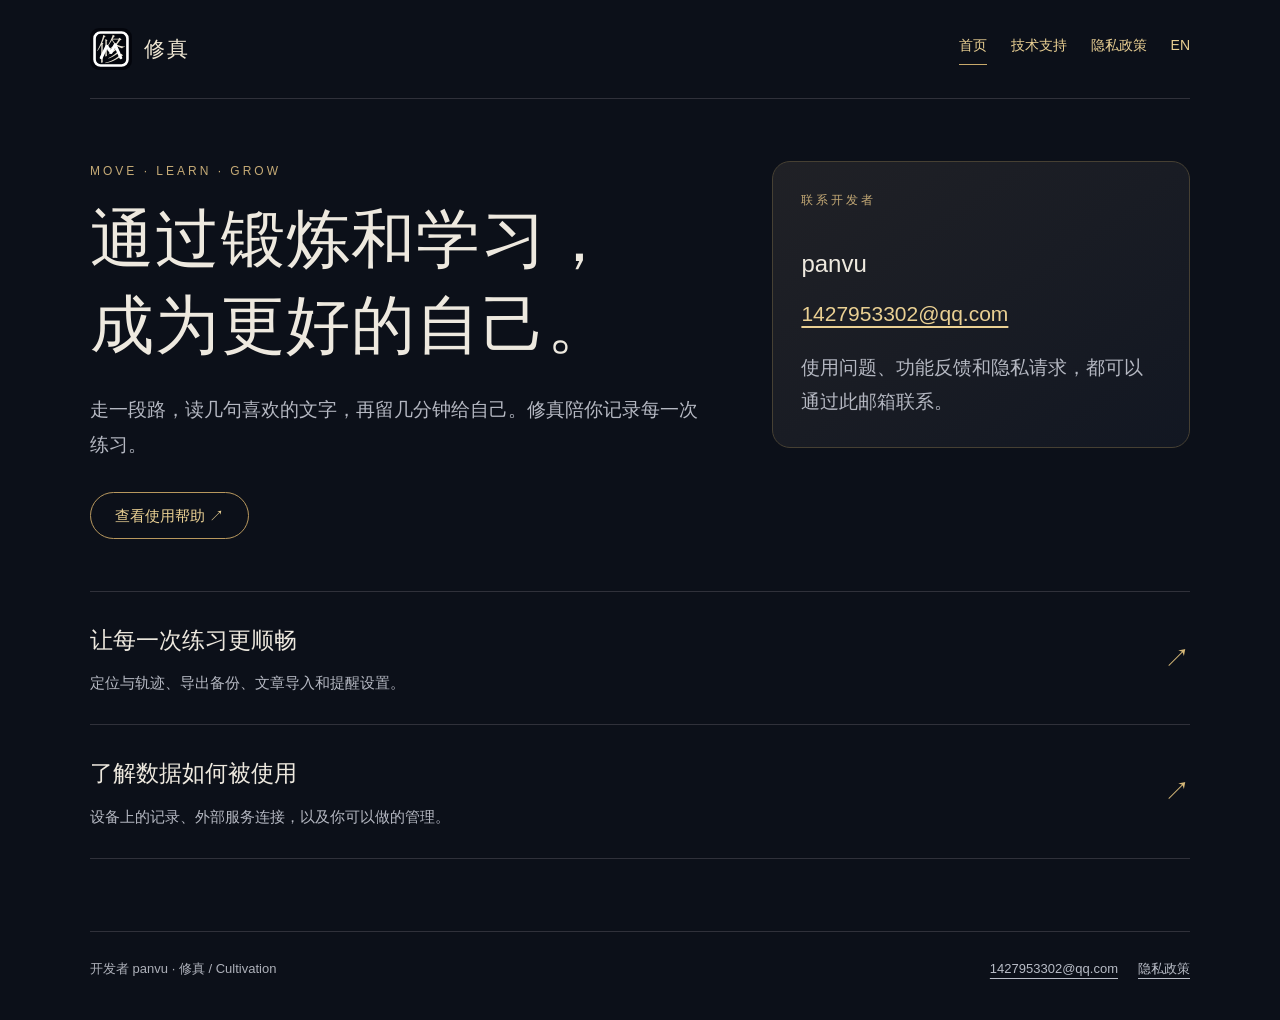
<file: index.html>
<!doctype html><html lang="zh-CN"><head><meta charset="utf-8"><meta name="viewport" content="width=device-width,initial-scale=1"><meta name="description" content="修真应用的技术支持、使用说明与隐私信息，由 panvu 提供。"><meta name="robots" content="noindex"><title>修真 · 支持与隐私</title><link rel="icon" href="logo.svg" type="image/svg+xml"><link rel="stylesheet" href="style.css"></head><body><header><a class="brand" href="index.html"><img src="logo.svg" width="42" height="42" alt=""><span>修真</span></a><nav aria-label="主导航"><a class="active" href="index.html">首页</a><a class="" href="support.html">技术支持</a><a class="" href="privacy.html">隐私政策</a><a href="index-en.html" lang="en">EN</a></nav></header><main><section class="hero"><div class="hero-copy"><div class="eyebrow">Move · Learn · Grow</div><h1>通过锻炼和学习，<br>成为更好的自己。</h1><p class="muted">走一段路，读几句喜欢的文字，再留几分钟给自己。修真陪你记录每一次练习。</p><a class="pill" href="support.html">查看使用帮助 ↗</a></div><aside class="contact"><div class="eyebrow">联系开发者</div><h2>panvu</h2><p class="email"><a href="mailto:1427953302@qq.com">1427953302@qq.com</a></p><p class="muted">使用问题、功能反馈和隐私请求，都可以通过此邮箱联系。</p></aside></section><section class="links" aria-label="帮助与说明"><a class="linkrow" href="support.html"><div><strong>让每一次练习更顺畅</strong><p>定位与轨迹、导出备份、文章导入和提醒设置。</p></div><span class="arrow" aria-hidden="true">↗</span></a><a class="linkrow" href="privacy.html"><div><strong>了解数据如何被使用</strong><p>设备上的记录、外部服务连接，以及你可以做的管理。</p></div><span class="arrow" aria-hidden="true">↗</span></a></section></main><footer><span>开发者 panvu · 修真 / Cultivation</span><div class="footer-links"><a href="mailto:1427953302@qq.com">1427953302@qq.com</a><a href="privacy.html">隐私政策</a></div></footer></body></html>
</file>
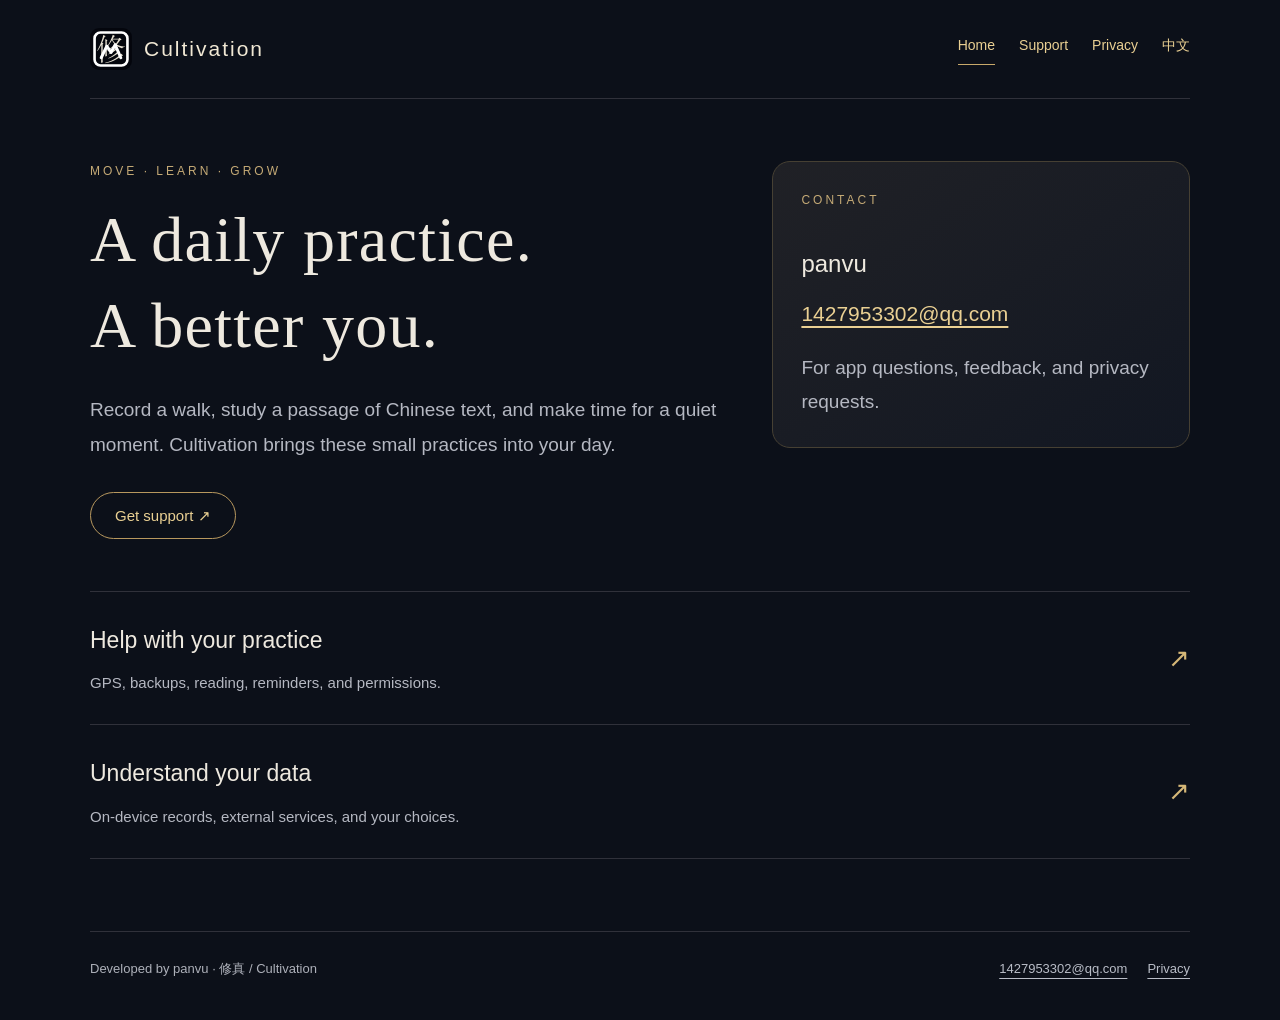
<file: index-en.html>
<!doctype html><html lang="en"><head><meta charset="utf-8"><meta name="viewport" content="width=device-width,initial-scale=1"><meta name="description" content="Official support and privacy information for Cultivation by panvu."><meta name="robots" content="noindex"><title>Cultivation — Support</title><link rel="icon" href="logo.svg" type="image/svg+xml"><link rel="stylesheet" href="style.css"></head><body><header><a class="brand" href="index-en.html"><img src="logo.svg" width="42" height="42" alt=""><span>Cultivation</span></a><nav aria-label="Main navigation"><a class="active" href="index-en.html">Home</a><a class="" href="support-en.html">Support</a><a class="" href="privacy-en.html">Privacy</a><a href="index.html" lang="zh-CN">中文</a></nav></header><main><section class="hero"><div class="hero-copy"><div class="eyebrow">Move · Learn · Grow</div><h1>A daily practice.<br>A better you.</h1><p class="muted">Record a walk, study a passage of Chinese text, and make time for a quiet moment. Cultivation brings these small practices into your day.</p><a class="pill" href="support-en.html">Get support ↗</a></div><aside class="contact"><div class="eyebrow">Contact</div><h2>panvu</h2><p class="email"><a href="mailto:1427953302@qq.com">1427953302@qq.com</a></p><p class="muted">For app questions, feedback, and privacy requests.</p></aside></section><section class="links" aria-label="Resources"><a class="linkrow" href="support-en.html"><div><strong>Help with your practice</strong><p>GPS, backups, reading, reminders, and permissions.</p></div><span class="arrow" aria-hidden="true">↗</span></a><a class="linkrow" href="privacy-en.html"><div><strong>Understand your data</strong><p>On-device records, external services, and your choices.</p></div><span class="arrow" aria-hidden="true">↗</span></a></section></main><footer><span>Developed by panvu · 修真 / Cultivation</span><div class="footer-links"><a href="mailto:1427953302@qq.com">1427953302@qq.com</a><a href="privacy-en.html">Privacy</a></div></footer></body></html>
</file>
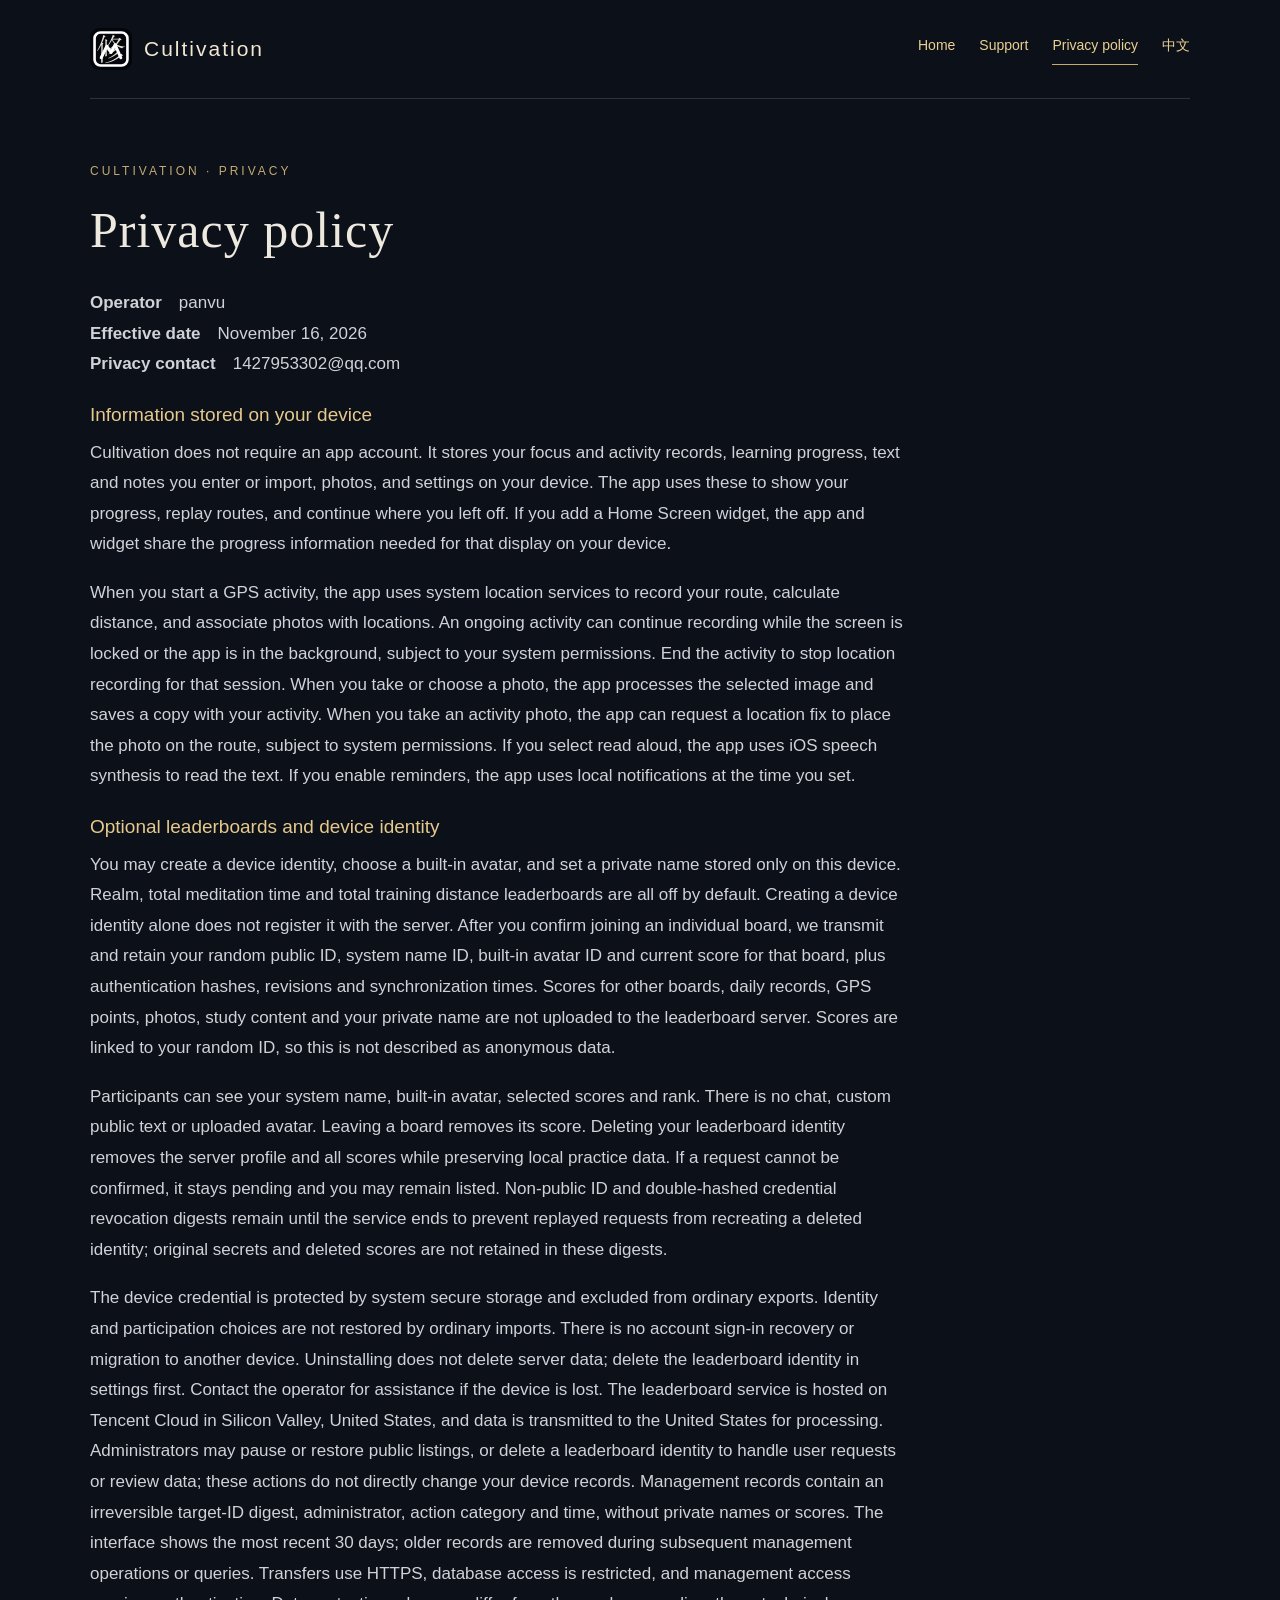
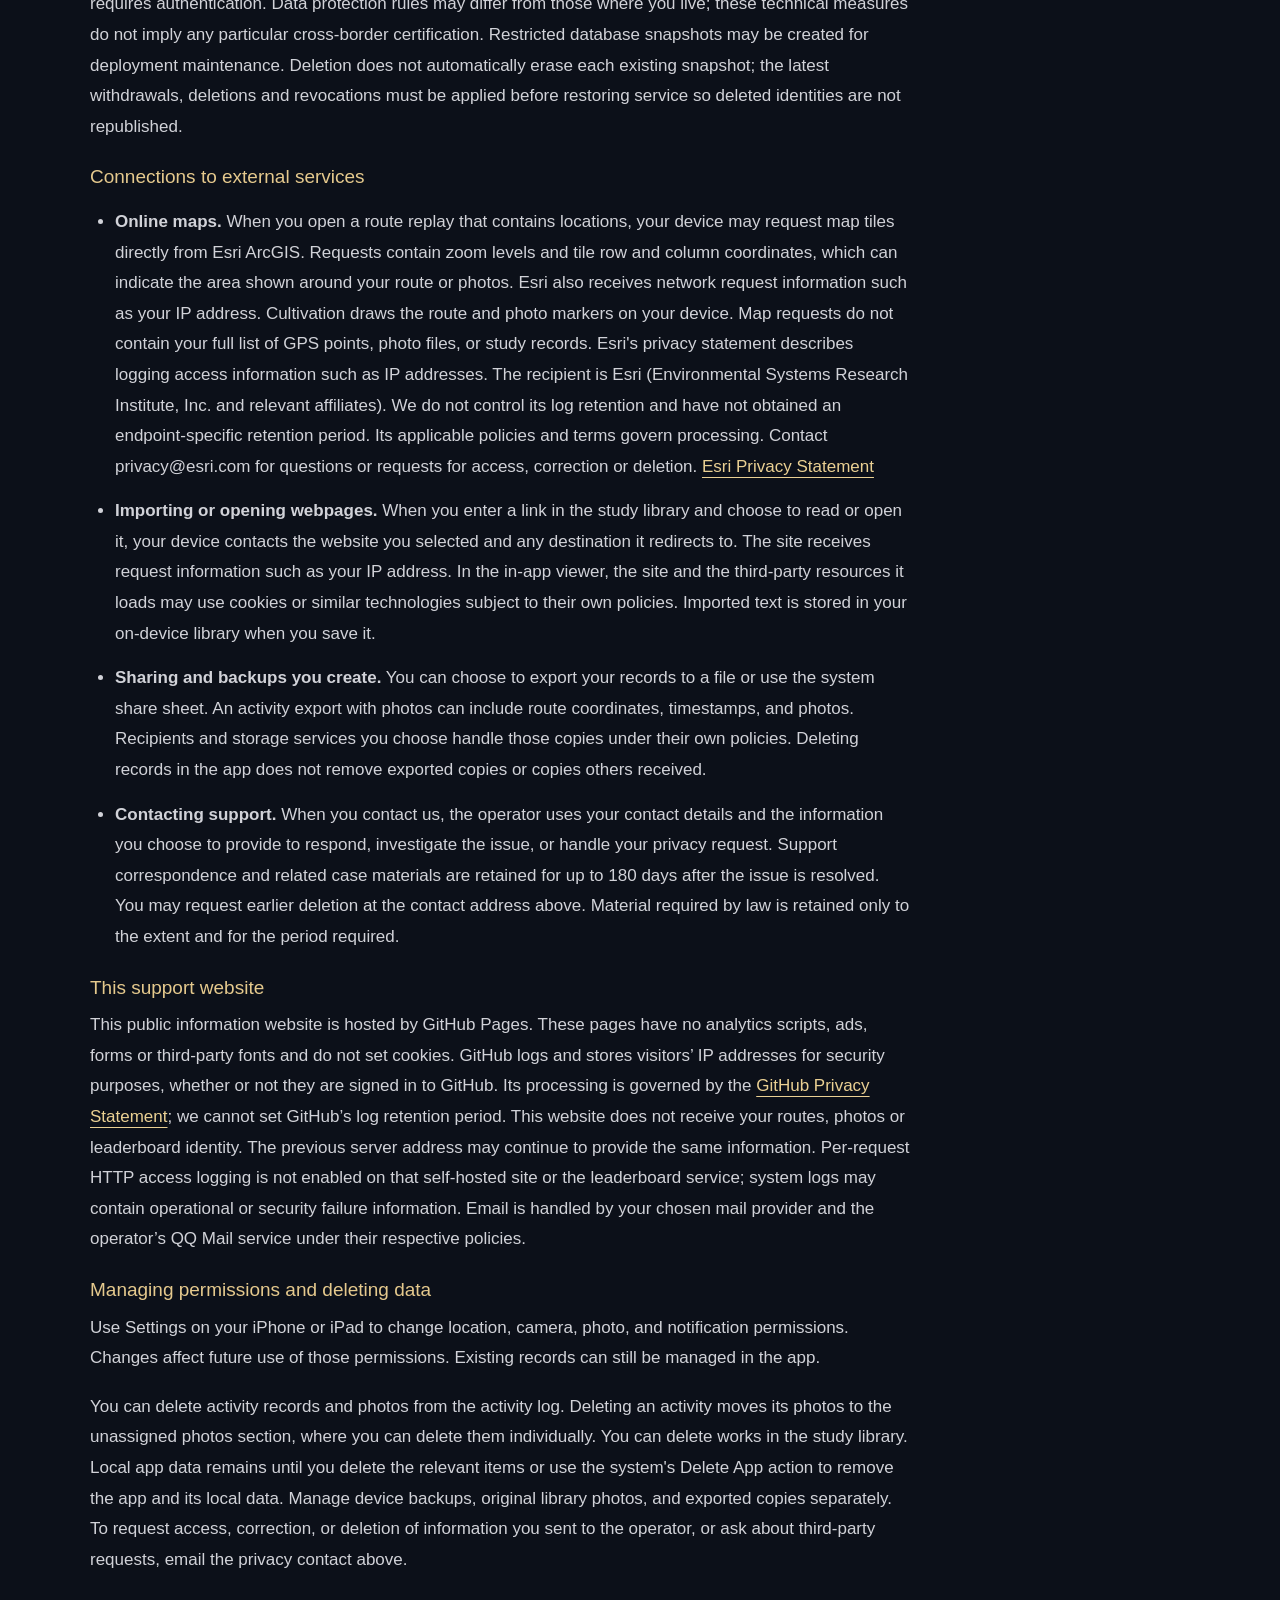
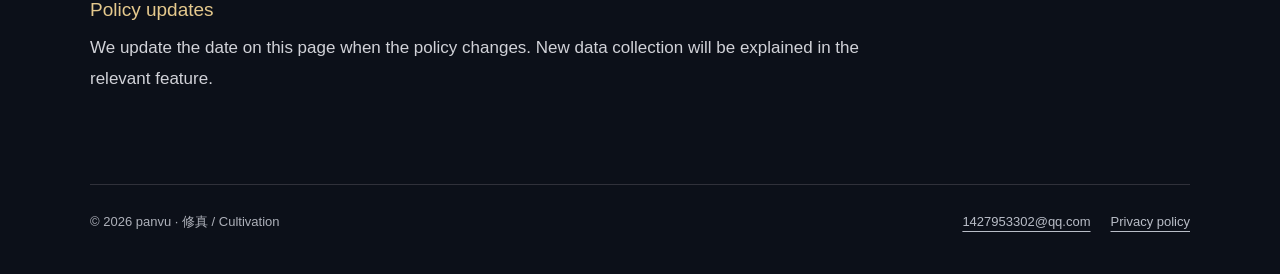
<file: privacy-en.html>
<!doctype html>
<html lang="en"><head><meta charset="utf-8"><meta name="viewport" content="width=device-width,initial-scale=1"><meta name="description" content="Privacy policy · Cultivation: Truer Self · panvu"><title>Privacy policy · Cultivation: Truer Self</title><link rel="icon" href="logo.svg" type="image/svg+xml"><link rel="stylesheet" href="style.css"></head><body>
<header><a class="brand" href="index-en.html"><img src="logo.svg" width="42" height="42" alt=""><span>Cultivation</span></a><nav aria-label="Main navigation"><a href="index-en.html">Home</a><a href="support-en.html">Support</a><a href="privacy-en.html" aria-current="page" class="active">Privacy policy</a><a href="privacy.html" lang="zh-CN">中文</a></nav></header>
<main><article class="article"><div class="eyebrow">CULTIVATION · PRIVACY</div><h1>Privacy policy</h1><p><strong>Operator</strong>　panvu<br />
<strong>Effective date</strong>　November 16, 2026<br />
<strong>Privacy contact</strong>　1427953302@qq.com</p>
<h3>Information stored on your device</h3>
<p>Cultivation does not require an app account. It stores your focus and activity records, learning progress, text and notes you enter or import, photos, and settings on your device. The app uses these to show your progress, replay routes, and continue where you left off. If you add a Home Screen widget, the app and widget share the progress information needed for that display on your device.</p>
<p>When you start a GPS activity, the app uses system location services to record your route, calculate distance, and associate photos with locations. An ongoing activity can continue recording while the screen is locked or the app is in the background, subject to your system permissions. End the activity to stop location recording for that session. When you take or choose a photo, the app processes the selected image and saves a copy with your activity. When you take an activity photo, the app can request a location fix to place the photo on the route, subject to system permissions. If you select read aloud, the app uses iOS speech synthesis to read the text. If you enable reminders, the app uses local notifications at the time you set.</p>
<h3>Optional leaderboards and device identity</h3>
<p>You may create a device identity, choose a built-in avatar, and set a private name stored only on this device. Realm, total meditation time and total training distance leaderboards are all off by default. Creating a device identity alone does not register it with the server. After you confirm joining an individual board, we transmit and retain your random public ID, system name ID, built-in avatar ID and current score for that board, plus authentication hashes, revisions and synchronization times. Scores for other boards, daily records, GPS points, photos, study content and your private name are not uploaded to the leaderboard server. Scores are linked to your random ID, so this is not described as anonymous data.</p>
<p>Participants can see your system name, built-in avatar, selected scores and rank. There is no chat, custom public text or uploaded avatar. Leaving a board removes its score. Deleting your leaderboard identity removes the server profile and all scores while preserving local practice data. If a request cannot be confirmed, it stays pending and you may remain listed. Non-public ID and double-hashed credential revocation digests remain until the service ends to prevent replayed requests from recreating a deleted identity; original secrets and deleted scores are not retained in these digests.</p>
<p>The device credential is protected by system secure storage and excluded from ordinary exports. Identity and participation choices are not restored by ordinary imports. There is no account sign-in recovery or migration to another device. Uninstalling does not delete server data; delete the leaderboard identity in settings first. Contact the operator for assistance if the device is lost. The leaderboard service is hosted on Tencent Cloud in Silicon Valley, United States, and data is transmitted to the United States for processing. Administrators may pause or restore public listings, or delete a leaderboard identity to handle user requests or review data; these actions do not directly change your device records. Management records contain an irreversible target-ID digest, administrator, action category and time, without private names or scores. The interface shows the most recent 30 days; older records are removed during subsequent management operations or queries. Transfers use HTTPS, database access is restricted, and management access requires authentication. Data protection rules may differ from those where you live; these technical measures do not imply any particular cross-border certification. Restricted database snapshots may be created for deployment maintenance. Deletion does not automatically erase each existing snapshot; the latest withdrawals, deletions and revocations must be applied before restoring service so deleted identities are not republished.</p>
<h3>Connections to external services</h3>
<ul>
<li><strong>Online maps.</strong> When you open a route replay that contains locations, your device may request map tiles directly from Esri ArcGIS. Requests contain zoom levels and tile row and column coordinates, which can indicate the area shown around your route or photos. Esri also receives network request information such as your IP address. Cultivation draws the route and photo markers on your device. Map requests do not contain your full list of GPS points, photo files, or study records. Esri's privacy statement describes logging access information such as IP addresses. The recipient is Esri (Environmental Systems Research Institute, Inc. and relevant affiliates). We do not control its log retention and have not obtained an endpoint-specific retention period. Its applicable policies and terms govern processing. Contact privacy@esri.com for questions or requests for access, correction or deletion. <a href="https://www.esri.com/en-us/privacy/privacy-statements/privacy-statement">Esri Privacy Statement</a></li>
<li><strong>Importing or opening webpages.</strong> When you enter a link in the study library and choose to read or open it, your device contacts the website you selected and any destination it redirects to. The site receives request information such as your IP address. In the in-app viewer, the site and the third-party resources it loads may use cookies or similar technologies subject to their own policies. Imported text is stored in your on-device library when you save it.</li>
<li><strong>Sharing and backups you create.</strong> You can choose to export your records to a file or use the system share sheet. An activity export with photos can include route coordinates, timestamps, and photos. Recipients and storage services you choose handle those copies under their own policies. Deleting records in the app does not remove exported copies or copies others received.</li>
<li><strong>Contacting support.</strong> When you contact us, the operator uses your contact details and the information you choose to provide to respond, investigate the issue, or handle your privacy request. Support correspondence and related case materials are retained for up to 180 days after the issue is resolved. You may request earlier deletion at the contact address above. Material required by law is retained only to the extent and for the period required.</li>
</ul>
<h3>This support website</h3>
<p>This public information website is hosted by GitHub Pages. These pages have no analytics scripts, ads, forms or third-party fonts and do not set cookies. GitHub logs and stores visitors’ IP addresses for security purposes, whether or not they are signed in to GitHub. Its processing is governed by the <a href="https://docs.github.com/en/site-policy/privacy-policies/github-general-privacy-statement">GitHub Privacy Statement</a>; we cannot set GitHub’s log retention period. This website does not receive your routes, photos or leaderboard identity. The previous server address may continue to provide the same information. Per-request HTTP access logging is not enabled on that self-hosted site or the leaderboard service; system logs may contain operational or security failure information. Email is handled by your chosen mail provider and the operator’s QQ Mail service under their respective policies.</p>
<h3>Managing permissions and deleting data</h3>
<p>Use Settings on your iPhone or iPad to change location, camera, photo, and notification permissions. Changes affect future use of those permissions. Existing records can still be managed in the app.</p>
<p>You can delete activity records and photos from the activity log. Deleting an activity moves its photos to the unassigned photos section, where you can delete them individually. You can delete works in the study library. Local app data remains until you delete the relevant items or use the system's Delete App action to remove the app and its local data. Manage device backups, original library photos, and exported copies separately. To request access, correction, or deletion of information you sent to the operator, or ask about third-party requests, email the privacy contact above.</p>
<h3>Policy updates</h3>
<p>We update the date on this page when the policy changes. New data collection will be explained in the relevant feature.</p></article></main>
<footer><span>© 2026 panvu · 修真 / Cultivation</span><div class="footer-links"><a href="mailto:1427953302@qq.com">1427953302@qq.com</a><a href="privacy-en.html">Privacy policy</a></div></footer></body></html>
</file>
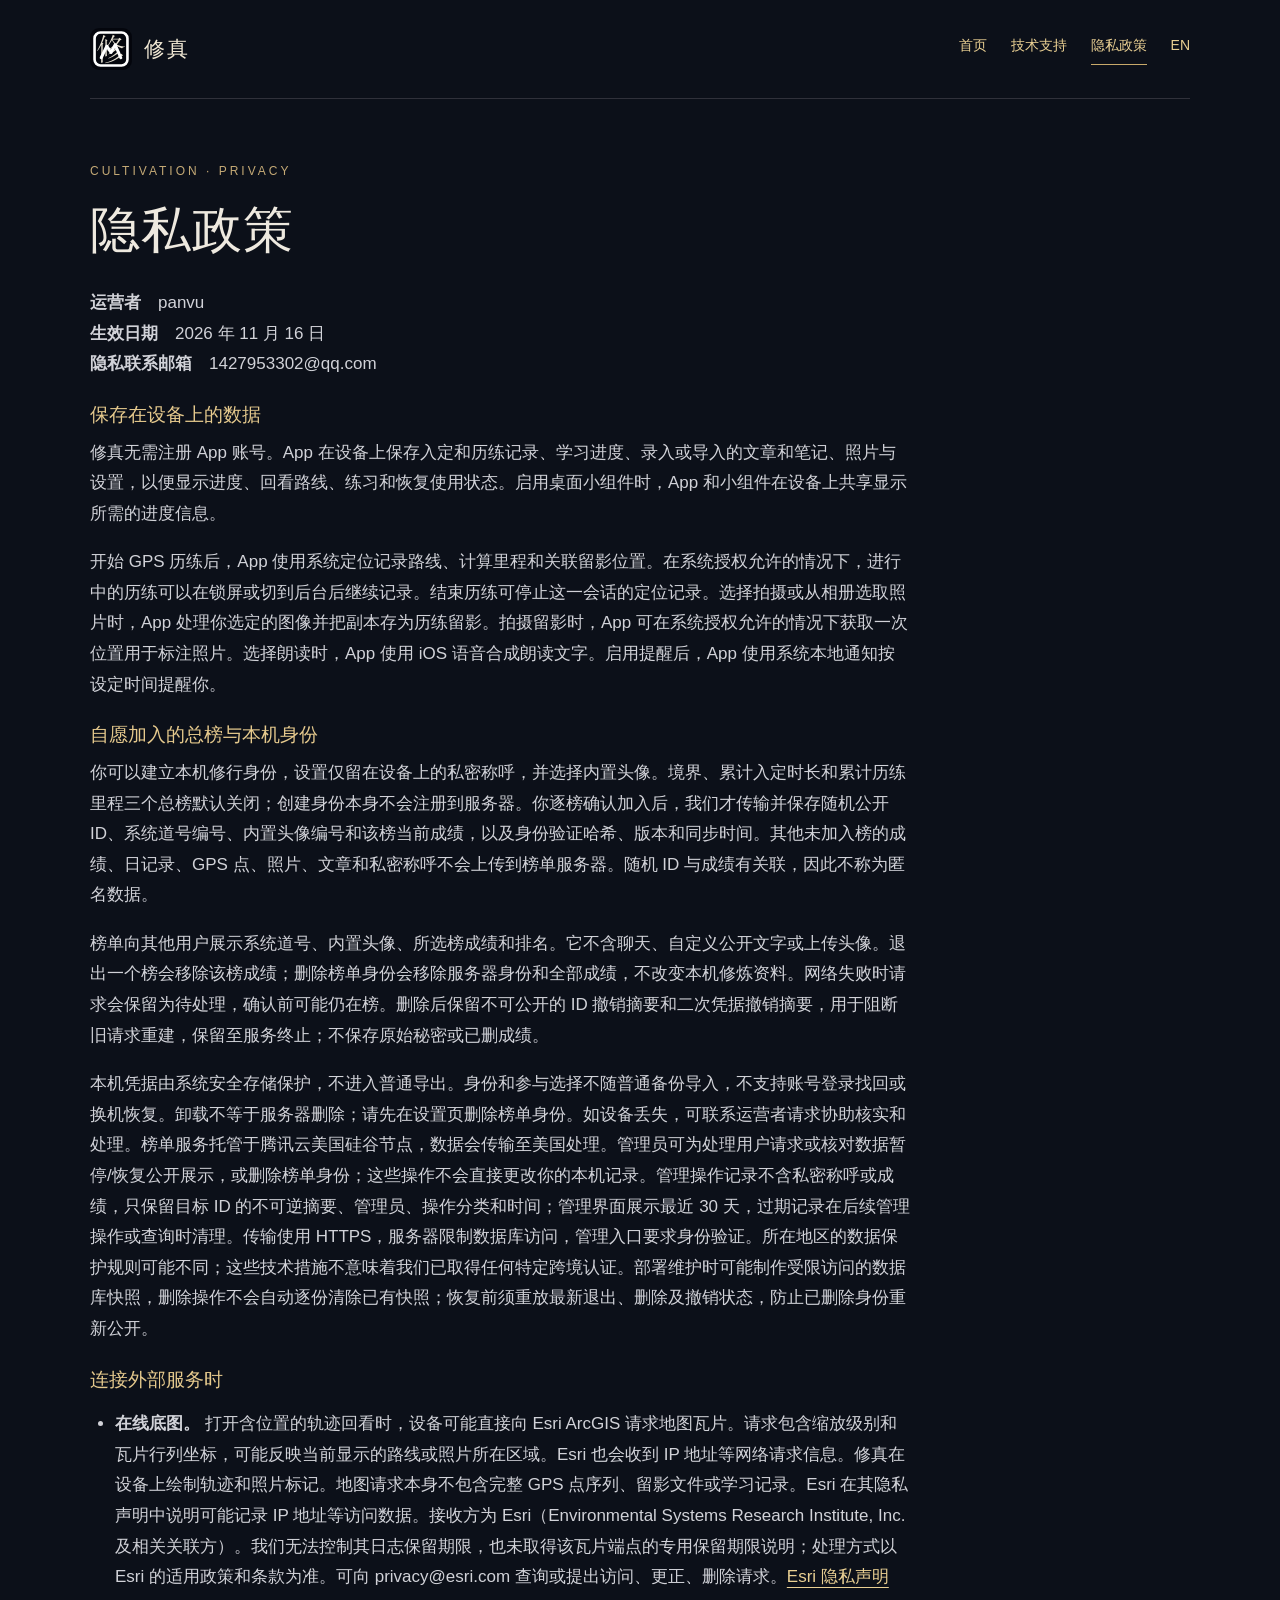
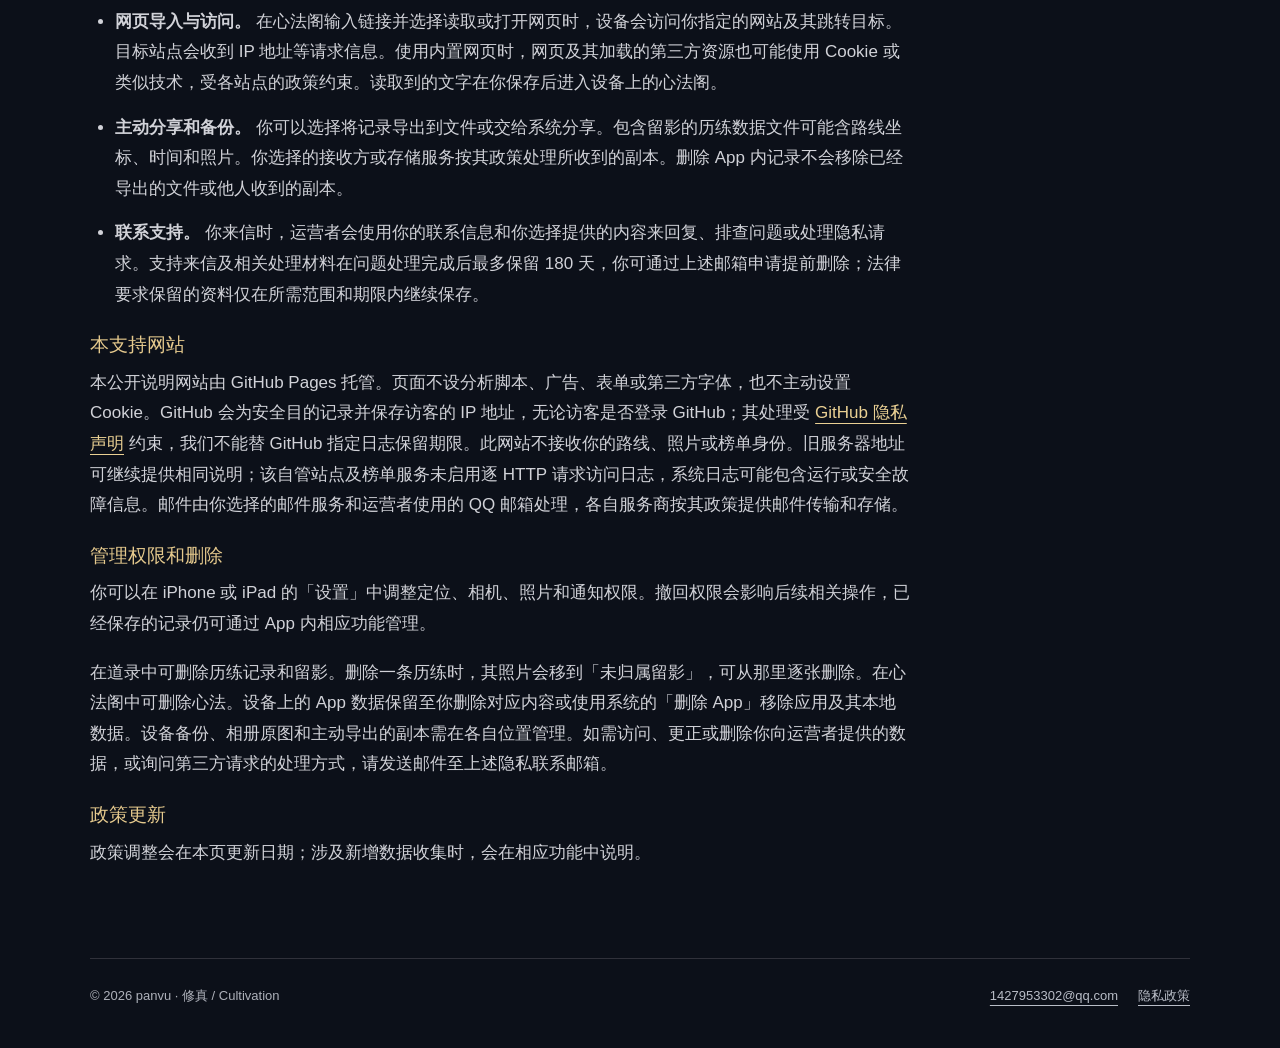
<file: privacy.html>
<!doctype html>
<html lang="zh-CN"><head><meta charset="utf-8"><meta name="viewport" content="width=device-width,initial-scale=1"><meta name="description" content="隐私政策 · Cultivation: Truer Self · panvu"><title>隐私政策 · Cultivation: Truer Self</title><link rel="icon" href="logo.svg" type="image/svg+xml"><link rel="stylesheet" href="style.css"></head><body>
<header><a class="brand" href="index.html"><img src="logo.svg" width="42" height="42" alt=""><span>修真</span></a><nav aria-label="主导航"><a href="index.html">首页</a><a href="support.html">技术支持</a><a href="privacy.html" aria-current="page" class="active">隐私政策</a><a href="privacy-en.html" lang="en">EN</a></nav></header>
<main><article class="article"><div class="eyebrow">CULTIVATION · PRIVACY</div><h1>隐私政策</h1><p><strong>运营者</strong>　panvu<br />
<strong>生效日期</strong>　2026 年 11 月 16 日<br />
<strong>隐私联系邮箱</strong>　1427953302@qq.com</p>
<h3>保存在设备上的数据</h3>
<p>修真无需注册 App 账号。App 在设备上保存入定和历练记录、学习进度、录入或导入的文章和笔记、照片与设置，以便显示进度、回看路线、练习和恢复使用状态。启用桌面小组件时，App 和小组件在设备上共享显示所需的进度信息。</p>
<p>开始 GPS 历练后，App 使用系统定位记录路线、计算里程和关联留影位置。在系统授权允许的情况下，进行中的历练可以在锁屏或切到后台后继续记录。结束历练可停止这一会话的定位记录。选择拍摄或从相册选取照片时，App 处理你选定的图像并把副本存为历练留影。拍摄留影时，App 可在系统授权允许的情况下获取一次位置用于标注照片。选择朗读时，App 使用 iOS 语音合成朗读文字。启用提醒后，App 使用系统本地通知按设定时间提醒你。</p>
<h3>自愿加入的总榜与本机身份</h3>
<p>你可以建立本机修行身份，设置仅留在设备上的私密称呼，并选择内置头像。境界、累计入定时长和累计历练里程三个总榜默认关闭；创建身份本身不会注册到服务器。你逐榜确认加入后，我们才传输并保存随机公开 ID、系统道号编号、内置头像编号和该榜当前成绩，以及身份验证哈希、版本和同步时间。其他未加入榜的成绩、日记录、GPS 点、照片、文章和私密称呼不会上传到榜单服务器。随机 ID 与成绩有关联，因此不称为匿名数据。</p>
<p>榜单向其他用户展示系统道号、内置头像、所选榜成绩和排名。它不含聊天、自定义公开文字或上传头像。退出一个榜会移除该榜成绩；删除榜单身份会移除服务器身份和全部成绩，不改变本机修炼资料。网络失败时请求会保留为待处理，确认前可能仍在榜。删除后保留不可公开的 ID 撤销摘要和二次凭据撤销摘要，用于阻断旧请求重建，保留至服务终止；不保存原始秘密或已删成绩。</p>
<p>本机凭据由系统安全存储保护，不进入普通导出。身份和参与选择不随普通备份导入，不支持账号登录找回或换机恢复。卸载不等于服务器删除；请先在设置页删除榜单身份。如设备丢失，可联系运营者请求协助核实和处理。榜单服务托管于腾讯云美国硅谷节点，数据会传输至美国处理。管理员可为处理用户请求或核对数据暂停/恢复公开展示，或删除榜单身份；这些操作不会直接更改你的本机记录。管理操作记录不含私密称呼或成绩，只保留目标 ID 的不可逆摘要、管理员、操作分类和时间；管理界面展示最近 30 天，过期记录在后续管理操作或查询时清理。传输使用 HTTPS，服务器限制数据库访问，管理入口要求身份验证。所在地区的数据保护规则可能不同；这些技术措施不意味着我们已取得任何特定跨境认证。部署维护时可能制作受限访问的数据库快照，删除操作不会自动逐份清除已有快照；恢复前须重放最新退出、删除及撤销状态，防止已删除身份重新公开。</p>
<h3>连接外部服务时</h3>
<ul>
<li><strong>在线底图。</strong> 打开含位置的轨迹回看时，设备可能直接向 Esri ArcGIS 请求地图瓦片。请求包含缩放级别和瓦片行列坐标，可能反映当前显示的路线或照片所在区域。Esri 也会收到 IP 地址等网络请求信息。修真在设备上绘制轨迹和照片标记。地图请求本身不包含完整 GPS 点序列、留影文件或学习记录。Esri 在其隐私声明中说明可能记录 IP 地址等访问数据。接收方为 Esri（Environmental Systems Research Institute, Inc. 及相关关联方）。我们无法控制其日志保留期限，也未取得该瓦片端点的专用保留期限说明；处理方式以 Esri 的适用政策和条款为准。可向 privacy@esri.com 查询或提出访问、更正、删除请求。<a href="https://www.esri.com/en-us/privacy/privacy-statements/privacy-statement">Esri 隐私声明</a></li>
<li><strong>网页导入与访问。</strong> 在心法阁输入链接并选择读取或打开网页时，设备会访问你指定的网站及其跳转目标。目标站点会收到 IP 地址等请求信息。使用内置网页时，网页及其加载的第三方资源也可能使用 Cookie 或类似技术，受各站点的政策约束。读取到的文字在你保存后进入设备上的心法阁。</li>
<li><strong>主动分享和备份。</strong> 你可以选择将记录导出到文件或交给系统分享。包含留影的历练数据文件可能含路线坐标、时间和照片。你选择的接收方或存储服务按其政策处理所收到的副本。删除 App 内记录不会移除已经导出的文件或他人收到的副本。</li>
<li><strong>联系支持。</strong> 你来信时，运营者会使用你的联系信息和你选择提供的内容来回复、排查问题或处理隐私请求。支持来信及相关处理材料在问题处理完成后最多保留 180 天，你可通过上述邮箱申请提前删除；法律要求保留的资料仅在所需范围和期限内继续保存。</li>
</ul>
<h3>本支持网站</h3>
<p>本公开说明网站由 GitHub Pages 托管。页面不设分析脚本、广告、表单或第三方字体，也不主动设置 Cookie。GitHub 会为安全目的记录并保存访客的 IP 地址，无论访客是否登录 GitHub；其处理受 <a href="https://docs.github.com/en/site-policy/privacy-policies/github-general-privacy-statement">GitHub 隐私声明</a> 约束，我们不能替 GitHub 指定日志保留期限。此网站不接收你的路线、照片或榜单身份。旧服务器地址可继续提供相同说明；该自管站点及榜单服务未启用逐 HTTP 请求访问日志，系统日志可能包含运行或安全故障信息。邮件由你选择的邮件服务和运营者使用的 QQ 邮箱处理，各自服务商按其政策提供邮件传输和存储。</p>
<h3>管理权限和删除</h3>
<p>你可以在 iPhone 或 iPad 的「设置」中调整定位、相机、照片和通知权限。撤回权限会影响后续相关操作，已经保存的记录仍可通过 App 内相应功能管理。</p>
<p>在道录中可删除历练记录和留影。删除一条历练时，其照片会移到「未归属留影」，可从那里逐张删除。在心法阁中可删除心法。设备上的 App 数据保留至你删除对应内容或使用系统的「删除 App」移除应用及其本地数据。设备备份、相册原图和主动导出的副本需在各自位置管理。如需访问、更正或删除你向运营者提供的数据，或询问第三方请求的处理方式，请发送邮件至上述隐私联系邮箱。</p>
<h3>政策更新</h3>
<p>政策调整会在本页更新日期；涉及新增数据收集时，会在相应功能中说明。</p></article></main>
<footer><span>© 2026 panvu · 修真 / Cultivation</span><div class="footer-links"><a href="mailto:1427953302@qq.com">1427953302@qq.com</a><a href="privacy.html">隐私政策</a></div></footer></body></html>
</file>
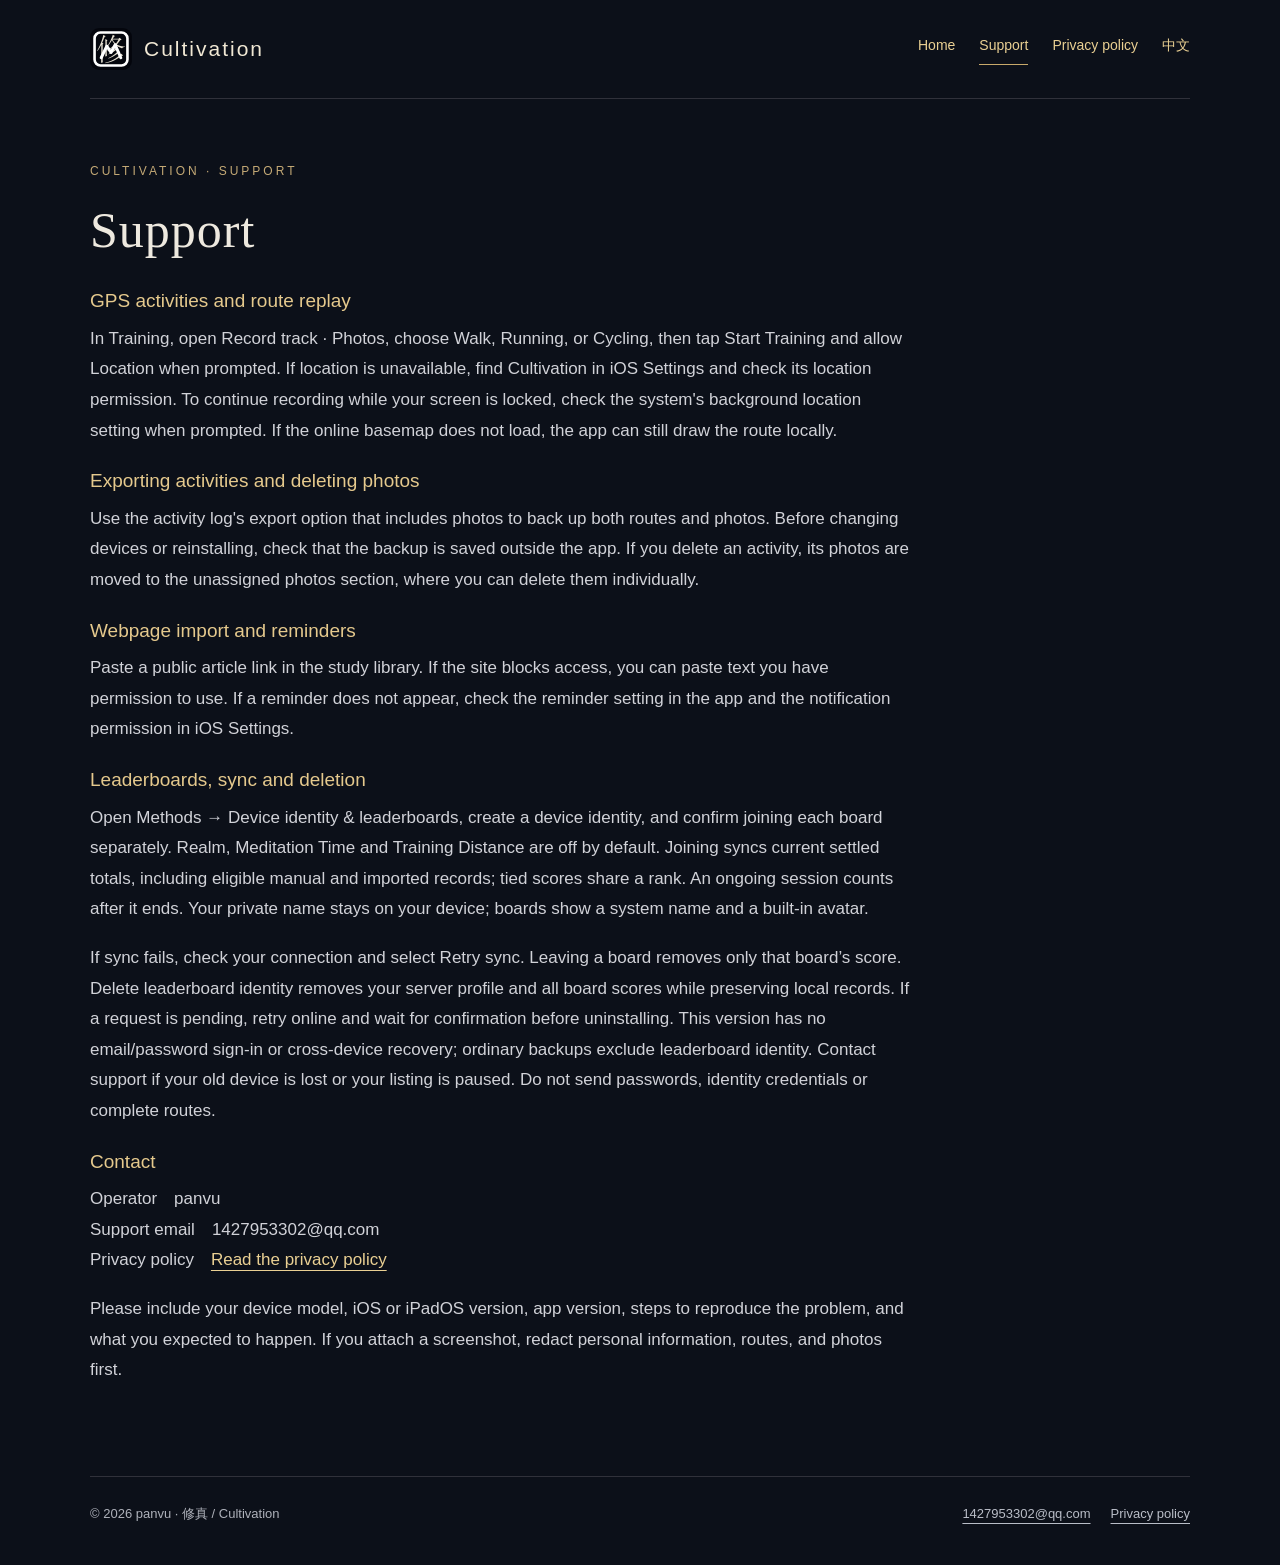
<file: support-en.html>
<!doctype html>
<html lang="en"><head><meta charset="utf-8"><meta name="viewport" content="width=device-width,initial-scale=1"><meta name="description" content="Support · Cultivation: Truer Self · panvu"><title>Support · Cultivation: Truer Self</title><link rel="icon" href="logo.svg" type="image/svg+xml"><link rel="stylesheet" href="style.css"></head><body>
<header><a class="brand" href="index-en.html"><img src="logo.svg" width="42" height="42" alt=""><span>Cultivation</span></a><nav aria-label="Main navigation"><a href="index-en.html">Home</a><a href="support-en.html" aria-current="page" class="active">Support</a><a href="privacy-en.html">Privacy policy</a><a href="support.html" lang="zh-CN">中文</a></nav></header>
<main><article class="article"><div class="eyebrow">CULTIVATION · SUPPORT</div><h1>Support</h1><h3>GPS activities and route replay</h3>
<p>In Training, open Record track · Photos, choose Walk, Running, or Cycling, then tap Start Training and allow Location when prompted. If location is unavailable, find Cultivation in iOS Settings and check its location permission. To continue recording while your screen is locked, check the system's background location setting when prompted. If the online basemap does not load, the app can still draw the route locally.</p>
<h3>Exporting activities and deleting photos</h3>
<p>Use the activity log's export option that includes photos to back up both routes and photos. Before changing devices or reinstalling, check that the backup is saved outside the app. If you delete an activity, its photos are moved to the unassigned photos section, where you can delete them individually.</p>
<h3>Webpage import and reminders</h3>
<p>Paste a public article link in the study library. If the site blocks access, you can paste text you have permission to use. If a reminder does not appear, check the reminder setting in the app and the notification permission in iOS Settings.</p>
<h3>Leaderboards, sync and deletion</h3>
<p>Open Methods → Device identity &amp; leaderboards, create a device identity, and confirm joining each board separately. Realm, Meditation Time and Training Distance are off by default. Joining syncs current settled totals, including eligible manual and imported records; tied scores share a rank. An ongoing session counts after it ends. Your private name stays on your device; boards show a system name and a built-in avatar.</p>
<p>If sync fails, check your connection and select Retry sync. Leaving a board removes only that board’s score. Delete leaderboard identity removes your server profile and all board scores while preserving local records. If a request is pending, retry online and wait for confirmation before uninstalling. This version has no email/password sign-in or cross-device recovery; ordinary backups exclude leaderboard identity. Contact support if your old device is lost or your listing is paused. Do not send passwords, identity credentials or complete routes.</p>
<h3>Contact</h3>
<p>Operator　panvu<br />
Support email　1427953302@qq.com<br />
Privacy policy　<a href="https://dongmingzhixiu.github.io/cultivation-support/privacy-en.html">Read the privacy policy</a></p>
<p>Please include your device model, iOS or iPadOS version, app version, steps to reproduce the problem, and what you expected to happen. If you attach a screenshot, redact personal information, routes, and photos first.</p></article></main>
<footer><span>© 2026 panvu · 修真 / Cultivation</span><div class="footer-links"><a href="mailto:1427953302@qq.com">1427953302@qq.com</a><a href="privacy-en.html">Privacy policy</a></div></footer></body></html>
</file>
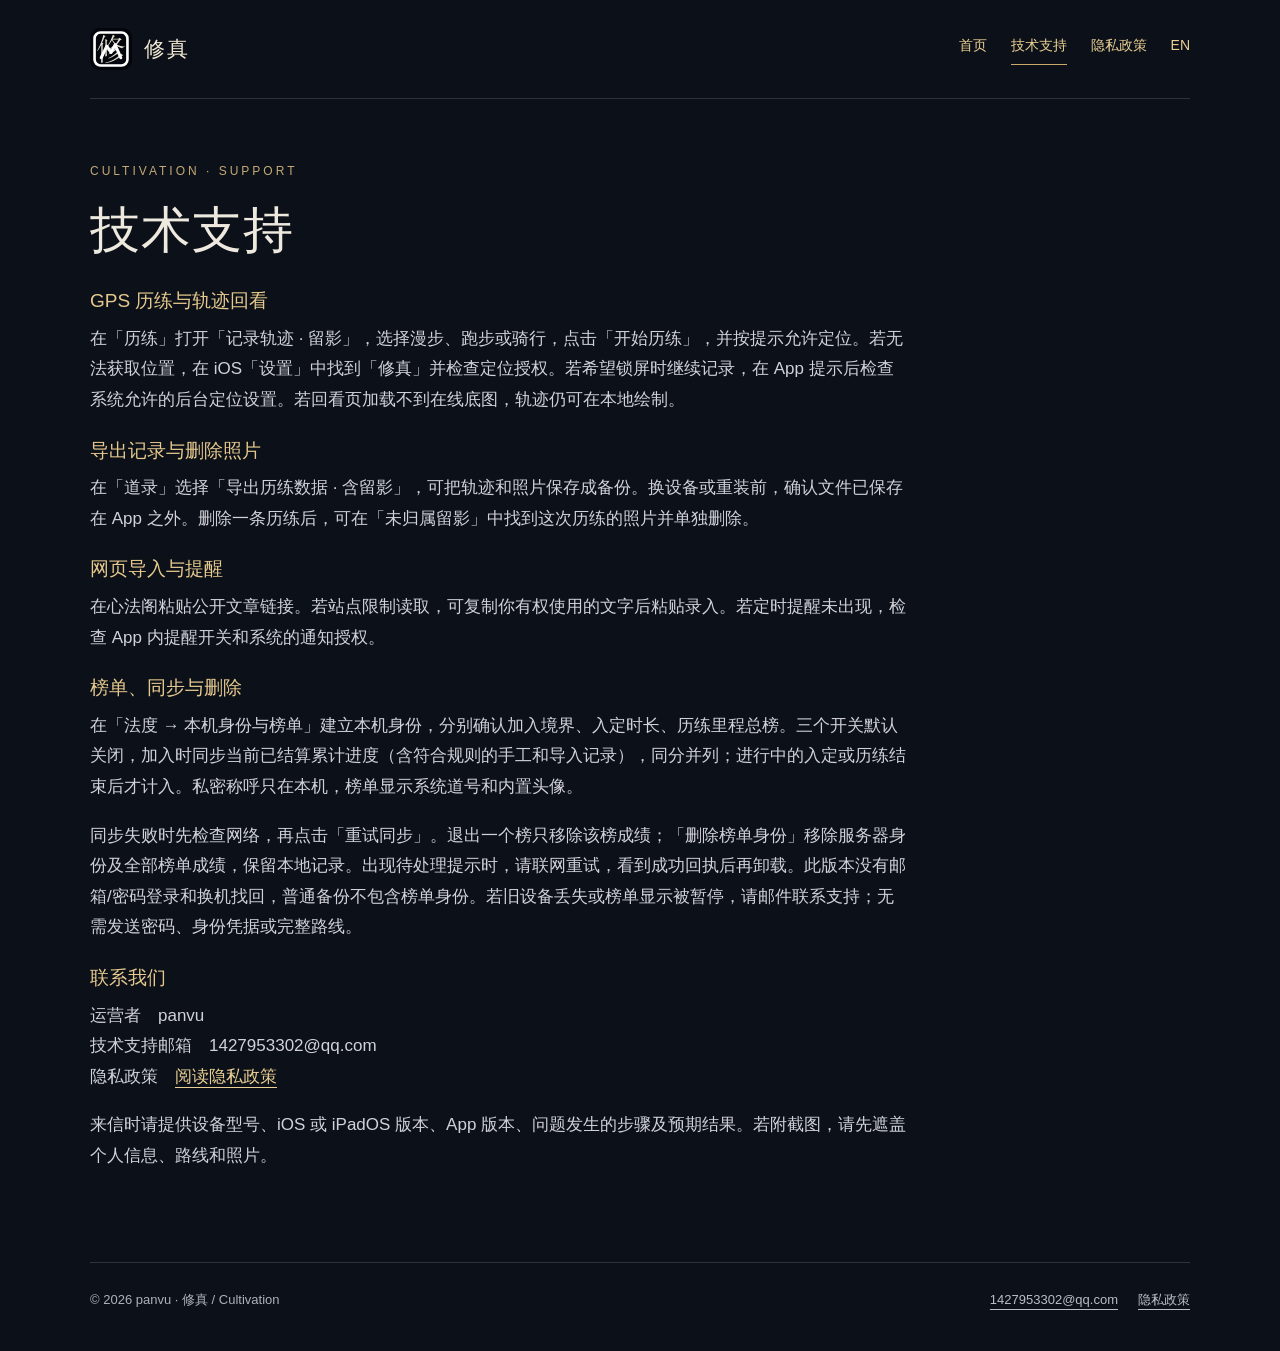
<file: support.html>
<!doctype html>
<html lang="zh-CN"><head><meta charset="utf-8"><meta name="viewport" content="width=device-width,initial-scale=1"><meta name="description" content="技术支持 · Cultivation: Truer Self · panvu"><title>技术支持 · Cultivation: Truer Self</title><link rel="icon" href="logo.svg" type="image/svg+xml"><link rel="stylesheet" href="style.css"></head><body>
<header><a class="brand" href="index.html"><img src="logo.svg" width="42" height="42" alt=""><span>修真</span></a><nav aria-label="主导航"><a href="index.html">首页</a><a href="support.html" aria-current="page" class="active">技术支持</a><a href="privacy.html">隐私政策</a><a href="support-en.html" lang="en">EN</a></nav></header>
<main><article class="article"><div class="eyebrow">CULTIVATION · SUPPORT</div><h1>技术支持</h1><h3>GPS 历练与轨迹回看</h3>
<p>在「历练」打开「记录轨迹 · 留影」，选择漫步、跑步或骑行，点击「开始历练」，并按提示允许定位。若无法获取位置，在 iOS「设置」中找到「修真」并检查定位授权。若希望锁屏时继续记录，在 App 提示后检查系统允许的后台定位设置。若回看页加载不到在线底图，轨迹仍可在本地绘制。</p>
<h3>导出记录与删除照片</h3>
<p>在「道录」选择「导出历练数据 · 含留影」，可把轨迹和照片保存成备份。换设备或重装前，确认文件已保存在 App 之外。删除一条历练后，可在「未归属留影」中找到这次历练的照片并单独删除。</p>
<h3>网页导入与提醒</h3>
<p>在心法阁粘贴公开文章链接。若站点限制读取，可复制你有权使用的文字后粘贴录入。若定时提醒未出现，检查 App 内提醒开关和系统的通知授权。</p>
<h3>榜单、同步与删除</h3>
<p>在「法度 → 本机身份与榜单」建立本机身份，分别确认加入境界、入定时长、历练里程总榜。三个开关默认关闭，加入时同步当前已结算累计进度（含符合规则的手工和导入记录），同分并列；进行中的入定或历练结束后才计入。私密称呼只在本机，榜单显示系统道号和内置头像。</p>
<p>同步失败时先检查网络，再点击「重试同步」。退出一个榜只移除该榜成绩；「删除榜单身份」移除服务器身份及全部榜单成绩，保留本地记录。出现待处理提示时，请联网重试，看到成功回执后再卸载。此版本没有邮箱/密码登录和换机找回，普通备份不包含榜单身份。若旧设备丢失或榜单显示被暂停，请邮件联系支持；无需发送密码、身份凭据或完整路线。</p>
<h3>联系我们</h3>
<p>运营者　panvu<br />
技术支持邮箱　1427953302@qq.com<br />
隐私政策　<a href="https://dongmingzhixiu.github.io/cultivation-support/privacy.html">阅读隐私政策</a></p>
<p>来信时请提供设备型号、iOS 或 iPadOS 版本、App 版本、问题发生的步骤及预期结果。若附截图，请先遮盖个人信息、路线和照片。</p></article></main>
<footer><span>© 2026 panvu · 修真 / Cultivation</span><div class="footer-links"><a href="mailto:1427953302@qq.com">1427953302@qq.com</a><a href="privacy.html">隐私政策</a></div></footer></body></html>
</file>
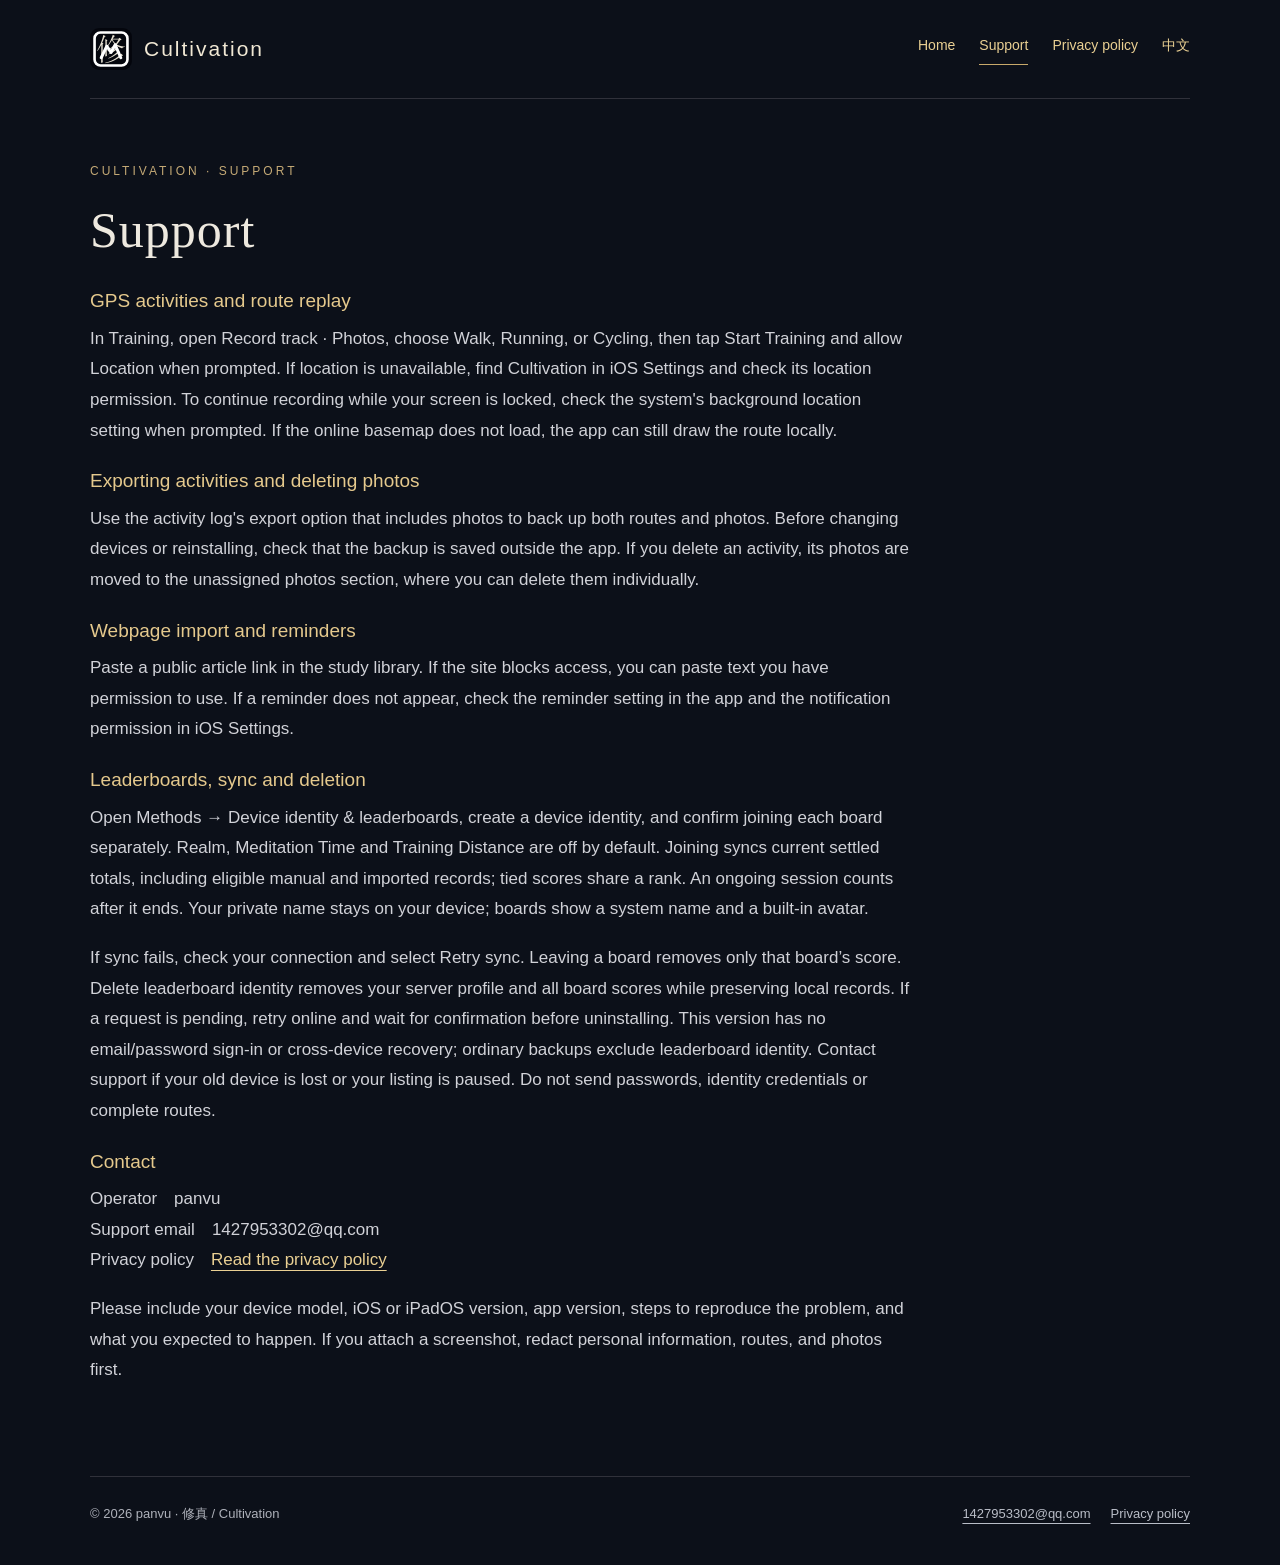
<file: xiuzhen/support-en.html>
<!doctype html>
<html lang="en"><head><meta charset="utf-8"><meta name="viewport" content="width=device-width,initial-scale=1"><meta name="description" content="Support · Cultivation: Truer Self · panvu"><title>Support · Cultivation: Truer Self</title><link rel="icon" href="logo.svg" type="image/svg+xml"><link rel="stylesheet" href="style.css"></head><body>
<header><a class="brand" href="index-en.html"><img src="logo.svg" width="42" height="42" alt=""><span>Cultivation</span></a><nav aria-label="Main navigation"><a href="index-en.html">Home</a><a href="support-en.html" aria-current="page" class="active">Support</a><a href="privacy-en.html">Privacy policy</a><a href="support.html" lang="zh-CN">中文</a></nav></header>
<main><article class="article"><div class="eyebrow">CULTIVATION · SUPPORT</div><h1>Support</h1><h3>GPS activities and route replay</h3>
<p>In Training, open Record track · Photos, choose Walk, Running, or Cycling, then tap Start Training and allow Location when prompted. If location is unavailable, find Cultivation in iOS Settings and check its location permission. To continue recording while your screen is locked, check the system's background location setting when prompted. If the online basemap does not load, the app can still draw the route locally.</p>
<h3>Exporting activities and deleting photos</h3>
<p>Use the activity log's export option that includes photos to back up both routes and photos. Before changing devices or reinstalling, check that the backup is saved outside the app. If you delete an activity, its photos are moved to the unassigned photos section, where you can delete them individually.</p>
<h3>Webpage import and reminders</h3>
<p>Paste a public article link in the study library. If the site blocks access, you can paste text you have permission to use. If a reminder does not appear, check the reminder setting in the app and the notification permission in iOS Settings.</p>
<h3>Leaderboards, sync and deletion</h3>
<p>Open Methods → Device identity &amp; leaderboards, create a device identity, and confirm joining each board separately. Realm, Meditation Time and Training Distance are off by default. Joining syncs current settled totals, including eligible manual and imported records; tied scores share a rank. An ongoing session counts after it ends. Your private name stays on your device; boards show a system name and a built-in avatar.</p>
<p>If sync fails, check your connection and select Retry sync. Leaving a board removes only that board’s score. Delete leaderboard identity removes your server profile and all board scores while preserving local records. If a request is pending, retry online and wait for confirmation before uninstalling. This version has no email/password sign-in or cross-device recovery; ordinary backups exclude leaderboard identity. Contact support if your old device is lost or your listing is paused. Do not send passwords, identity credentials or complete routes.</p>
<h3>Contact</h3>
<p>Operator　panvu<br />
Support email　1427953302@qq.com<br />
Privacy policy　<a href="https://dongmingzhixiu.github.io/cultivation-support/xiuzhen/privacy-en.html">Read the privacy policy</a></p>
<p>Please include your device model, iOS or iPadOS version, app version, steps to reproduce the problem, and what you expected to happen. If you attach a screenshot, redact personal information, routes, and photos first.</p></article></main>
<footer><span>© 2026 panvu · 修真 / Cultivation</span><div class="footer-links"><a href="mailto:1427953302@qq.com">1427953302@qq.com</a><a href="privacy-en.html">Privacy policy</a></div></footer></body></html>
</file>
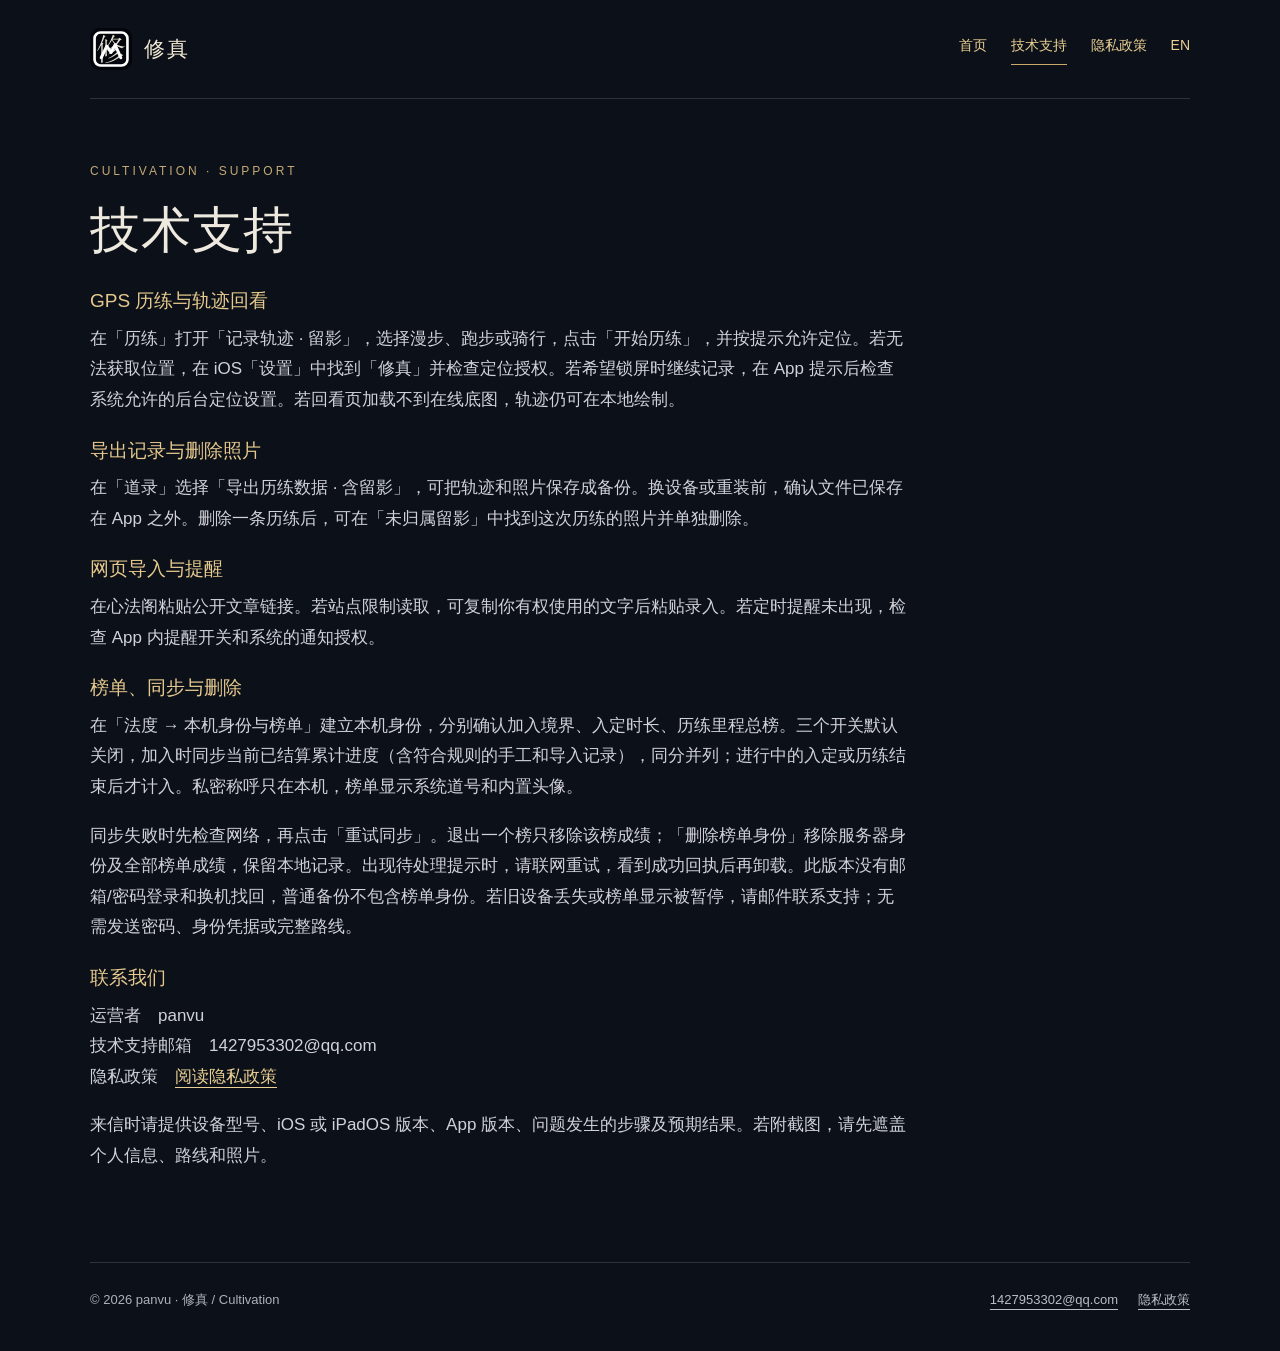
<file: xiuzhen/support.html>
<!doctype html>
<html lang="zh-CN"><head><meta charset="utf-8"><meta name="viewport" content="width=device-width,initial-scale=1"><meta name="description" content="技术支持 · Cultivation: Truer Self · panvu"><title>技术支持 · Cultivation: Truer Self</title><link rel="icon" href="logo.svg" type="image/svg+xml"><link rel="stylesheet" href="style.css"></head><body>
<header><a class="brand" href="index.html"><img src="logo.svg" width="42" height="42" alt=""><span>修真</span></a><nav aria-label="主导航"><a href="index.html">首页</a><a href="support.html" aria-current="page" class="active">技术支持</a><a href="privacy.html">隐私政策</a><a href="support-en.html" lang="en">EN</a></nav></header>
<main><article class="article"><div class="eyebrow">CULTIVATION · SUPPORT</div><h1>技术支持</h1><h3>GPS 历练与轨迹回看</h3>
<p>在「历练」打开「记录轨迹 · 留影」，选择漫步、跑步或骑行，点击「开始历练」，并按提示允许定位。若无法获取位置，在 iOS「设置」中找到「修真」并检查定位授权。若希望锁屏时继续记录，在 App 提示后检查系统允许的后台定位设置。若回看页加载不到在线底图，轨迹仍可在本地绘制。</p>
<h3>导出记录与删除照片</h3>
<p>在「道录」选择「导出历练数据 · 含留影」，可把轨迹和照片保存成备份。换设备或重装前，确认文件已保存在 App 之外。删除一条历练后，可在「未归属留影」中找到这次历练的照片并单独删除。</p>
<h3>网页导入与提醒</h3>
<p>在心法阁粘贴公开文章链接。若站点限制读取，可复制你有权使用的文字后粘贴录入。若定时提醒未出现，检查 App 内提醒开关和系统的通知授权。</p>
<h3>榜单、同步与删除</h3>
<p>在「法度 → 本机身份与榜单」建立本机身份，分别确认加入境界、入定时长、历练里程总榜。三个开关默认关闭，加入时同步当前已结算累计进度（含符合规则的手工和导入记录），同分并列；进行中的入定或历练结束后才计入。私密称呼只在本机，榜单显示系统道号和内置头像。</p>
<p>同步失败时先检查网络，再点击「重试同步」。退出一个榜只移除该榜成绩；「删除榜单身份」移除服务器身份及全部榜单成绩，保留本地记录。出现待处理提示时，请联网重试，看到成功回执后再卸载。此版本没有邮箱/密码登录和换机找回，普通备份不包含榜单身份。若旧设备丢失或榜单显示被暂停，请邮件联系支持；无需发送密码、身份凭据或完整路线。</p>
<h3>联系我们</h3>
<p>运营者　panvu<br />
技术支持邮箱　1427953302@qq.com<br />
隐私政策　<a href="https://dongmingzhixiu.github.io/cultivation-support/xiuzhen/privacy.html">阅读隐私政策</a></p>
<p>来信时请提供设备型号、iOS 或 iPadOS 版本、App 版本、问题发生的步骤及预期结果。若附截图，请先遮盖个人信息、路线和照片。</p></article></main>
<footer><span>© 2026 panvu · 修真 / Cultivation</span><div class="footer-links"><a href="mailto:1427953302@qq.com">1427953302@qq.com</a><a href="privacy.html">隐私政策</a></div></footer></body></html>
</file>
<file: style.css>
*{box-sizing:border-box}html{color-scheme:dark;scroll-behavior:smooth}body{margin:0;background:#0c1019;color:#eee9df;font:17px/1.8 -apple-system,BlinkMacSystemFont,"Segoe UI","PingFang SC",sans-serif}a{color:#ead093;text-underline-offset:5px}a:hover{color:#fff}a:focus-visible,summary:focus-visible{outline:2px solid #ead093;outline-offset:5px}header,main,footer{width:min(1100px,calc(100% - 48px));margin:auto}header{display:flex;align-items:center;justify-content:space-between;padding:28px 0;border-bottom:1px solid #30313a;gap:24px}.brand{display:flex;align-items:center;gap:12px;text-decoration:none;color:#f1e8d4;font-size:21px;letter-spacing:2px}.brand img{width:42px;height:42px;border-radius:9px}nav{display:flex;gap:24px;align-items:center;font-size:14px}nav a{text-decoration:none}.active{border-bottom:1px solid #c8a96a}main{padding:62px 0 72px}h1,h2,h3{line-height:1.35;font-weight:500}h1{font-family:Georgia,"Songti SC",serif;font-size:clamp(34px,5.1vw,64px);letter-spacing:.02em;margin:14px 0 24px}h2{font-size:24px;margin:36px 0 15px}h3{font-size:19px;color:#e5c98d;margin:22px 0 10px}p{margin:0 0 18px}.eyebrow{font-size:12px;letter-spacing:3px;color:#c5aa76;text-transform:uppercase}.muted{color:#b5b8c2}.hero{display:grid;grid-template-columns:1.5fr 1fr;gap:56px;align-items:start}.hero-copy{max-width:650px}.hero .muted{font-size:19px}.contact{padding:28px;border:1px solid #464033;border-radius:18px;background:linear-gradient(145deg,#202126,#121722)}.contact p:last-child{margin-bottom:0}.contact .email{font-size:clamp(16px,2vw,21px);overflow-wrap:anywhere}.pill{display:inline-block;border:1px solid #b8985e;border-radius:30px;padding:9px 24px;text-decoration:none;font-size:15px;margin-top:12px}.links{margin-top:52px;border-top:1px solid #30313a}.linkrow{padding:28px 0;display:flex;align-items:center;justify-content:space-between;gap:24px;border-bottom:1px solid #30313a;text-decoration:none;color:inherit}.linkrow strong{font-size:23px;font-weight:500}.linkrow p{margin:8px 0 0;color:#b5b8c2;font-size:15px}.arrow{font-size:26px;color:#d6b878}.article{max-width:820px}.article p,.article li{color:#d1d2d8}.article h1{font-size:clamp(32px,4vw,50px)}.article ul{padding-left:25px}.article li{margin-bottom:14px}.article h2{padding-top:12px}.meta{border-left:2px solid #c1a466;padding:10px 20px;margin:25px 0 36px;background:#141a25}.meta p{margin:4px 0}.notice{padding:14px 19px;background:#2a2419;border:1px solid #776344;border-radius:8px;font-size:14px;margin:0 0 28px;color:#f2d995}details{padding:18px 0;border-bottom:1px solid #30313a}summary{cursor:pointer;color:#e9d5a9;font-size:19px}details p{margin:15px 0 0}footer{display:flex;justify-content:space-between;gap:24px;border-top:1px solid #30313a;padding:25px 0 40px;font-size:13px;color:#aeb1ba}.footer-links{display:flex;gap:20px}footer a{color:#b9bdc7}@media(max-width:700px){header,main,footer{width:calc(100% - 36px)}header{align-items:flex-start;flex-direction:column;gap:17px;padding:20px 0}nav{gap:22px;flex-wrap:wrap}main{padding:38px 0 50px}.hero{grid-template-columns:1fr;gap:28px}.contact{padding:22px}.hero .muted{font-size:17px}.links{margin-top:35px}.linkrow{padding:23px 0}footer{flex-direction:column;gap:12px}body{font-size:16px}.article h2{font-size:22px}}@media(prefers-reduced-motion:reduce){html{scroll-behavior:auto}}
.article{overflow-wrap:anywhere}nav a{display:inline-block;min-height:32px}html{scroll-padding-top:24px}
</file>
<file: xiuzhen/style.css>
*{box-sizing:border-box}html{color-scheme:dark;scroll-behavior:smooth}body{margin:0;background:#0c1019;color:#eee9df;font:17px/1.8 -apple-system,BlinkMacSystemFont,"Segoe UI","PingFang SC",sans-serif}a{color:#ead093;text-underline-offset:5px}a:hover{color:#fff}a:focus-visible,summary:focus-visible{outline:2px solid #ead093;outline-offset:5px}header,main,footer{width:min(1100px,calc(100% - 48px));margin:auto}header{display:flex;align-items:center;justify-content:space-between;padding:28px 0;border-bottom:1px solid #30313a;gap:24px}.brand{display:flex;align-items:center;gap:12px;text-decoration:none;color:#f1e8d4;font-size:21px;letter-spacing:2px}.brand img{width:42px;height:42px;border-radius:9px}nav{display:flex;gap:24px;align-items:center;font-size:14px}nav a{text-decoration:none}.active{border-bottom:1px solid #c8a96a}main{padding:62px 0 72px}h1,h2,h3{line-height:1.35;font-weight:500}h1{font-family:Georgia,"Songti SC",serif;font-size:clamp(34px,5.1vw,64px);letter-spacing:.02em;margin:14px 0 24px}h2{font-size:24px;margin:36px 0 15px}h3{font-size:19px;color:#e5c98d;margin:22px 0 10px}p{margin:0 0 18px}.eyebrow{font-size:12px;letter-spacing:3px;color:#c5aa76;text-transform:uppercase}.muted{color:#b5b8c2}.hero{display:grid;grid-template-columns:1.5fr 1fr;gap:56px;align-items:start}.hero-copy{max-width:650px}.hero .muted{font-size:19px}.contact{padding:28px;border:1px solid #464033;border-radius:18px;background:linear-gradient(145deg,#202126,#121722)}.contact p:last-child{margin-bottom:0}.contact .email{font-size:clamp(16px,2vw,21px);overflow-wrap:anywhere}.pill{display:inline-block;border:1px solid #b8985e;border-radius:30px;padding:9px 24px;text-decoration:none;font-size:15px;margin-top:12px}.links{margin-top:52px;border-top:1px solid #30313a}.linkrow{padding:28px 0;display:flex;align-items:center;justify-content:space-between;gap:24px;border-bottom:1px solid #30313a;text-decoration:none;color:inherit}.linkrow strong{font-size:23px;font-weight:500}.linkrow p{margin:8px 0 0;color:#b5b8c2;font-size:15px}.arrow{font-size:26px;color:#d6b878}.article{max-width:820px}.article p,.article li{color:#d1d2d8}.article h1{font-size:clamp(32px,4vw,50px)}.article ul{padding-left:25px}.article li{margin-bottom:14px}.article h2{padding-top:12px}.meta{border-left:2px solid #c1a466;padding:10px 20px;margin:25px 0 36px;background:#141a25}.meta p{margin:4px 0}.notice{padding:14px 19px;background:#2a2419;border:1px solid #776344;border-radius:8px;font-size:14px;margin:0 0 28px;color:#f2d995}details{padding:18px 0;border-bottom:1px solid #30313a}summary{cursor:pointer;color:#e9d5a9;font-size:19px}details p{margin:15px 0 0}footer{display:flex;justify-content:space-between;gap:24px;border-top:1px solid #30313a;padding:25px 0 40px;font-size:13px;color:#aeb1ba}.footer-links{display:flex;gap:20px}footer a{color:#b9bdc7}@media(max-width:700px){header,main,footer{width:calc(100% - 36px)}header{align-items:flex-start;flex-direction:column;gap:17px;padding:20px 0}nav{gap:22px;flex-wrap:wrap}main{padding:38px 0 50px}.hero{grid-template-columns:1fr;gap:28px}.contact{padding:22px}.hero .muted{font-size:17px}.links{margin-top:35px}.linkrow{padding:23px 0}footer{flex-direction:column;gap:12px}body{font-size:16px}.article h2{font-size:22px}}@media(prefers-reduced-motion:reduce){html{scroll-behavior:auto}}
.article{overflow-wrap:anywhere}nav a{display:inline-block;min-height:32px}html{scroll-padding-top:24px}
</file>
